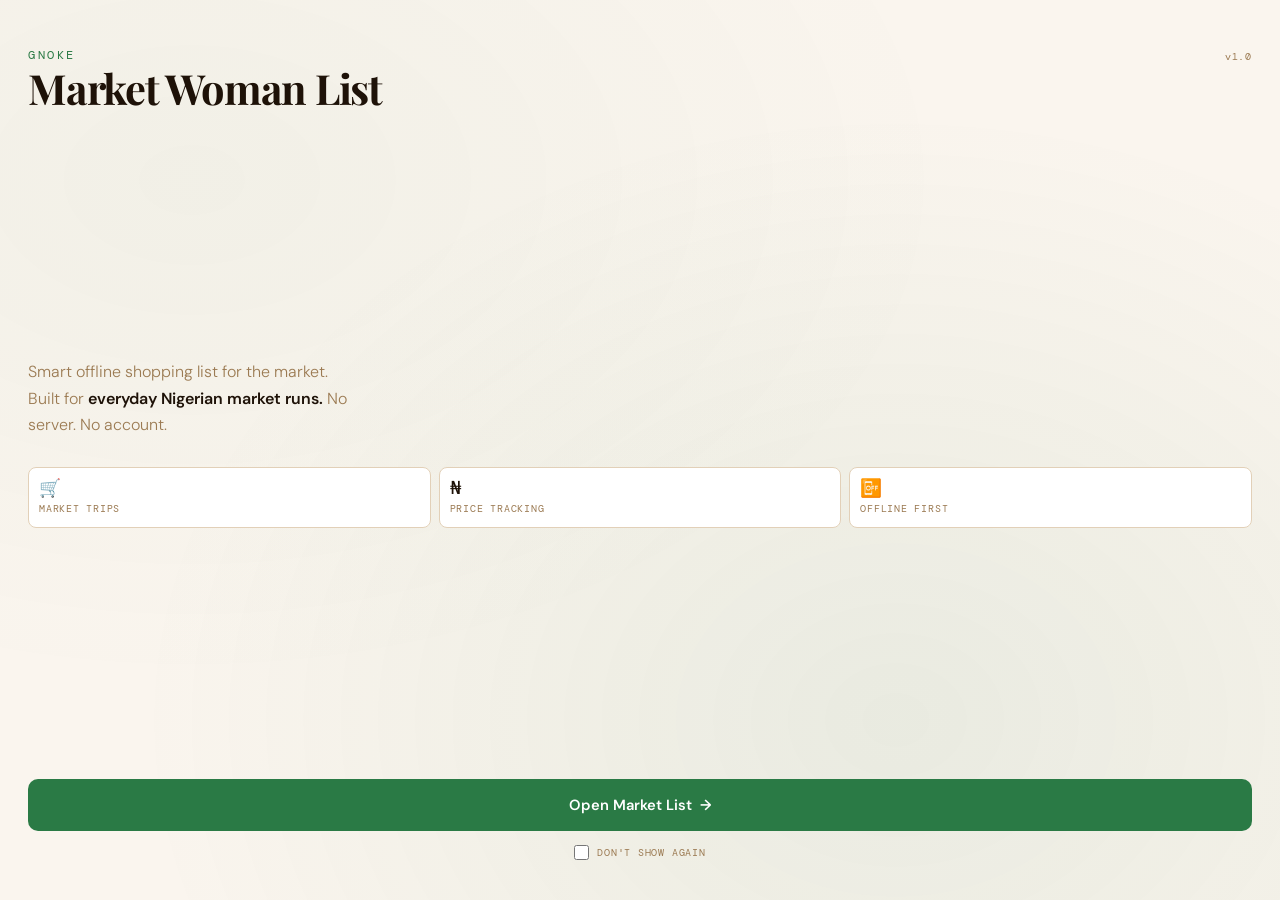
<file: index.html>
<!DOCTYPE html>
<html lang="en">
<head>
  <meta charset="UTF-8" />
  <meta name="viewport" content="width=device-width, initial-scale=1.0, viewport-fit=cover" />
  <title>Market Woman List — Gnoke</title>

  <link rel="preconnect" href="https://fonts.googleapis.com" />
  <link rel="preconnect" href="https://fonts.gstatic.com" crossorigin />
  <link href="https://fonts.googleapis.com/css2?family=DM+Mono:wght@400;500&family=Playfair+Display:wght@700&family=DM+Sans:wght@300;400;600&display=swap" rel="stylesheet" />

  <link rel="icon"             type="image/png" href="global.png" />
  <link rel="apple-touch-icon" href="global.png" />
  <link rel="manifest"         href="manifest.json" />

  <script src="js/sw-update.js"></script>
  <script>GnokeSW.register();</script>

  <style>
    *, *::before, *::after { box-sizing: border-box; margin: 0; padding: 0; }

    :root {
      --bg:           #faf5ee;
      --text:         #1e1208;
      --muted:        #9b7a52;
      --accent:       #2a7a45;
      --border:       #e2d0b8;
      --surface:      #ffffff;

      --font-sans:    'DM Sans', sans-serif;
      --font-mono:    'DM Mono', monospace;
      --font-display: 'Playfair Display', serif;
    }

    html, body {
      width: 100%; height: 100dvh;
      background: var(--bg); color: var(--text);
      font-family: var(--font-sans);
      -webkit-font-smoothing: antialiased;
      overflow: hidden;
    }

    .bg-layer {
      position: fixed; inset: 0; z-index: 0; pointer-events: none;
      background:
        radial-gradient(ellipse at 70% 80%, color-mix(in srgb, var(--accent) 8%, transparent) 0%, transparent 60%),
        radial-gradient(ellipse at 15% 20%, color-mix(in srgb, var(--accent) 4%, transparent) 0%, transparent 50%);
    }

    .page {
      position: relative; z-index: 1;
      width: 100%; height: 100dvh;
      display: flex; flex-direction: column;
      justify-content: space-between;
      padding: 48px 28px 40px;
    }

    .version {
      position: absolute; top: 50px; right: 28px;
      font-family: var(--font-mono);
      font-size: 0.62rem; letter-spacing: 0.08em; color: var(--muted);
      opacity: 0; animation: up 0.5s ease 0.05s forwards;
    }

    .top {
      display: flex; flex-direction: column; gap: 4px;
      opacity: 0; animation: up 0.5s ease 0.1s forwards;
    }
    .gnoke-label {
      font-family: var(--font-mono);
      font-size: 0.72rem; letter-spacing: 0.22em;
      text-transform: uppercase; color: var(--accent);
    }
    .app-name {
      font-family: var(--font-display);
      font-size: 2.6rem; font-weight: 700;
      letter-spacing: -0.03em; line-height: 1; color: var(--text);
    }

    .mid {
      display: flex; flex-direction: column; gap: 28px;
      opacity: 0; animation: up 0.5s ease 0.25s forwards;
    }
    .desc {
      font-size: 1rem; font-weight: 300;
      color: var(--muted); line-height: 1.65; max-width: 320px;
    }
    .desc strong { color: var(--text); font-weight: 600; }

    .pillars { display: flex; gap: 8px; }
    .pillar {
      flex: 1; background: var(--surface);
      border: 1px solid var(--border); border-radius: 8px;
      padding: 12px 10px;
      display: flex; flex-direction: column; gap: 5px;
    }
    .pillar-icon  { font-size: 1.1rem; line-height: 1; }
    .pillar-label {
      font-family: var(--font-mono);
      font-size: 0.6rem; letter-spacing: 0.08em;
      text-transform: uppercase; color: var(--muted);
    }

    .bottom {
      display: flex; flex-direction: column; gap: 14px;
      opacity: 0; animation: up 0.5s ease 0.4s forwards;
    }

    .enter-btn {
      display: flex; align-items: center;
      justify-content: center; gap: 8px;
      width: 100%; padding: 16px;
      background: var(--accent); color: #fff;
      font-family: var(--font-sans);
      font-size: 0.92rem; font-weight: 600;
      border: none; border-radius: 10px;
      cursor: pointer; text-decoration: none;
      transition: opacity 0.15s, transform 0.15s;
    }
    .enter-btn:active { opacity: 0.88; transform: scale(0.98); }
    .arrow { transition: transform 0.2s; display: inline-block; }
    .enter-btn:hover .arrow { transform: translateX(4px); }

    .skip-row {
      display: flex; align-items: center;
      justify-content: center; gap: 8px;
    }
    .skip-row input {
      width: 15px; height: 15px;
      accent-color: var(--accent); cursor: pointer;
    }
    .skip-row label {
      font-family: var(--font-mono);
      font-size: 0.62rem; letter-spacing: 0.08em;
      text-transform: uppercase; color: var(--muted);
      cursor: pointer; user-select: none;
    }

    .suite-link {
      text-align: center;
      font-family: var(--font-mono);
      font-size: 0.6rem; letter-spacing: 0.06em;
      text-transform: uppercase;
    }
    .suite-link a {
      color: var(--muted); text-decoration: none;
      border-bottom: 1px solid var(--border); padding-bottom: 1px;
      transition: color 0.15s;
    }
    .suite-link a:hover { color: var(--accent); }

    body.out { animation: fadeOut 0.28s ease forwards; }
    @keyframes fadeOut { to { opacity: 0; } }
    @keyframes up {
      from { opacity: 0; transform: translateY(12px); }
      to   { opacity: 1; transform: translateY(0); }
    }
  </style>
</head>
<body>

<div class="bg-layer"></div>
<span class="version">v1.0</span>

<div class="page">

  <!-- TOP -->
  <div class="top">
    <span class="gnoke-label">Gnoke</span>
    <span class="app-name">Market Woman List</span>
  </div>

  <!-- MID -->
  <div class="mid">
    <p class="desc">
      Smart offline shopping list for the market.
      Built for <strong>everyday Nigerian market runs.</strong>
      No server. No account.
    </p>

    <div class="pillars">
      <div class="pillar">
        <span class="pillar-icon">🛒</span>
        <span class="pillar-label">Market Trips</span>
      </div>
      <div class="pillar">
        <span class="pillar-icon">₦</span>
        <span class="pillar-label">Price Tracking</span>
      </div>
      <div class="pillar">
        <span class="pillar-icon">📴</span>
        <span class="pillar-label">Offline First</span>
      </div>
    </div>
  </div>

  <!-- BOTTOM -->
  <div class="bottom">
    <a class="enter-btn" href="main/" onclick="go(event)">
      Open Market List <span class="arrow">→</span>
    </a>
    <div class="skip-row">
      <input type="checkbox" id="skip" />
      <label for="skip">Don't show again</label>
    </div>

  </div>

</div>

<script>
  const KEY = 'gnoke_market_skip_intro';

  if (localStorage.getItem(KEY) === '1') {
    window.location.replace('main/');
  }

  function go(e) {
    e.preventDefault();
    if (document.getElementById('skip').checked) {
      localStorage.setItem(KEY, '1');
    }
    document.body.classList.add('out');
    setTimeout(() => window.location.href = 'main/', 280);
  }
</script>
</body>
</html>
</file>
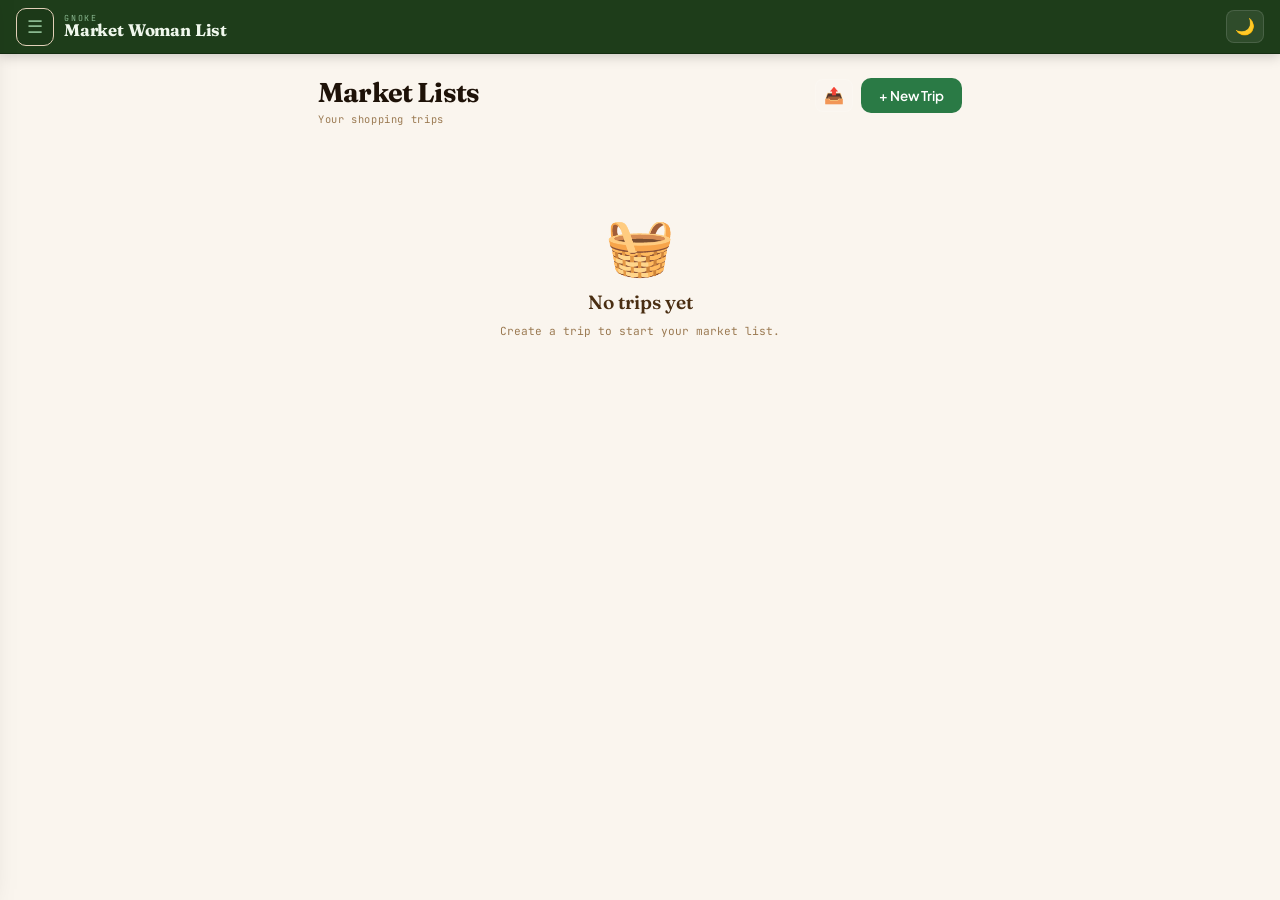
<file: main/index.html>
<!DOCTYPE html>
<html lang="en">
<head>
  <meta charset="UTF-8" />
  <meta name="viewport" content="width=device-width, initial-scale=1.0, viewport-fit=cover" />
  <title>Market Woman List — Gnoke</title>
  <link rel="preconnect" href="https://fonts.googleapis.com" />
  <link rel="preconnect" href="https://fonts.gstatic.com" crossorigin />
  <link href="https://fonts.googleapis.com/css2?family=Fraunces:ital,opsz,wght@0,9..144,400;0,9..144,600;0,9..144,700;1,9..144,500&family=Plus+Jakarta+Sans:wght@400;500;600;700&family=JetBrains+Mono:wght@400;500&display=swap" rel="stylesheet" />
  <link rel="stylesheet" href="../style.css" />
  <link rel="icon" type="image/png" href="../global.png" />
  <link rel="apple-touch-icon" href="../global.png" />
  <link rel="manifest" href="../manifest.json" />
  <!-- Theme flicker prevention -->
  <script>(function(){ var t=localStorage.getItem('gnoke_market_theme'); if(t) document.documentElement.setAttribute('data-theme',t); })();</script>
</head>
<body>

<!-- LOADER -->
<div id="app-loader">
  <div class="loader-icon">🛒</div>
  <div class="loader-label">Loading market list…</div>
</div>

<!-- APP ROOT -->
<div id="app-root">

  <!-- TOPBAR -->
  <header id="topbar">
    <div id="topbar-left">
      <div id="topbar-brand">
        <span id="topbar-gnoke">Gnoke</span>
        <span id="topbar-app">Market Woman List</span>
      </div>
    </div>
    <div id="topbar-right">
      <button class="icon-btn theme-toggle-btn" title="Toggle theme">🌙</button>
    </div>
  </header>

  <!-- PAGES -->
  <main class="pages">

    <!-- ── TRIPS LIST PAGE ── -->
    <section id="trips-page" class="page">
      <div class="page-content">

        <div class="page-header">
          <div>
            <h1>Market Lists</h1>
            <p class="sub">Your shopping trips</p>
          </div>
          <div style="display:flex;gap:8px;align-items:center;">
            <button class="icon-btn" id="btn-share-mode" title="Share trips">📤</button>
            <button class="btn btn-primary" id="btn-new-trip">+ New Trip</button>
          </div>
        </div>

        <div id="share-toolbar" class="share-toolbar">
          <span id="share-count" class="share-count">Select trips to share</span>
          <div class="share-toolbar-actions">
            <button class="btn btn-ghost btn-sm" id="btn-share-cancel">Cancel</button>
            <button class="btn btn-primary btn-sm" id="btn-share-go" disabled>📤 Share</button>
          </div>
        </div>

        <div id="trips-list"></div>

        <div id="trips-empty">
          <div class="empty-icon">🧺</div>
          <div class="empty-title">No trips yet</div>
          <div class="empty-hint">Create a trip to start your market list.</div>
        </div>

      </div>
    </section>


    <!-- ── MARKET LIST PAGE ── -->
    <section id="list-page" class="page">
      <div class="page-content">

        <div class="page-header">
          <div>
            <h1 id="list-title"></h1>
            <p class="sub" id="list-sub"></p>
          </div>
          <button class="btn btn-ghost btn-sm" id="btn-back-to-trips">← Back</button>
        </div>

        <!-- Progress -->
        <div class="list-header-meta">
          <span>Progress</span>
          <span id="list-pct">0%</span>
        </div>
        <div class="list-progress-wrap">
          <div class="list-progress-fill" id="list-progress-fill" style="width:0%"></div>
        </div>

        <!-- Budget summary -->
        <div id="list-summary"></div>

        <!-- Items -->
        <div id="list-items"></div>

        <!-- Add item — collapsed by default -->
        <div class="add-item-section" id="add-item-section">
          <button class="add-item-toggle" id="btn-toggle-add" aria-expanded="false">
            <span class="add-toggle-icon">＋</span>
            <span class="add-toggle-label">Add item</span>
            <span class="add-toggle-chevron">›</span>
          </button>
          <div class="add-item-body" id="add-item-body">
            <div class="add-item-body-inner">
              <div class="add-main-row">
                <input type="text" id="new-item-input" placeholder="e.g. Tomatoes, Palm oil, Ogbono…" autocomplete="off" />
                <button class="btn btn-primary" id="btn-add-item">Add</button>
              </div>
              <div class="add-meta-row">
                <div class="form-group">
                  <label class="field-label" for="new-item-price">Price (₦)</label>
                  <input type="number" id="new-item-price" placeholder="0.00" min="0" step="50" />
                </div>
                <div class="form-group">
                  <label class="field-label" for="new-item-qty">Qty</label>
                  <input type="number" id="new-item-qty" placeholder="1" min="0.1" step="0.5" value="1" />
                </div>
              </div>
            </div>
          </div>
        </div>

        <!-- Toolbar -->
        <div class="list-toolbar">
          <button class="btn btn-ghost btn-sm" id="btn-reset-list">↺ Uncheck all</button>
        </div>

      </div>
    </section>

  </main>

</div><!-- /app-root -->


<!-- MODALS -->

<!-- New Trip -->
<div class="modal-overlay" id="new-trip-modal">
  <div class="modal">
    <div class="modal-head">
      <h3>New Market Trip</h3>
      <button class="modal-close" onclick="UI.closeModal('new-trip-modal')">✕</button>
    </div>
    <div class="form-group">
      <label class="field-label" for="new-trip-name">Trip name / reason</label>
      <input type="text" id="new-trip-name" placeholder="e.g. Ogbono soup, Groceries, Jellof rice…" />
    </div>
    <div class="form-row">
      <div class="form-group">
        <label class="field-label" for="new-trip-budget">Budget (₦) — optional</label>
        <input type="number" id="new-trip-budget" placeholder="e.g. 15000" min="0" step="500" />
      </div>
    </div>
    <div class="form-group">
      <label class="field-label" for="new-trip-note">Note — optional</label>
      <input type="text" id="new-trip-note" placeholder="e.g. Check Mile 12 for tomatoes" />
    </div>
    <div class="modal-actions">
      <button class="btn btn-ghost" id="btn-cancel-trip">Cancel</button>
      <button class="btn btn-primary" id="btn-confirm-trip">Create Trip</button>
    </div>
  </div>
</div>

<!-- Edit Item -->
<div class="modal-overlay" id="edit-item-modal">
  <div class="modal">
    <div class="modal-head">
      <h3>Edit Item</h3>
      <button class="modal-close" onclick="UI.closeModal('edit-item-modal')">✕</button>
    </div>
    <input type="hidden" id="edit-item-id" />
    <div class="form-group">
      <label class="field-label" for="edit-item-label">Item name</label>
      <input type="text" id="edit-item-label" />
    </div>
    <div class="form-row">
      <div class="form-group">
        <label class="field-label" for="edit-item-price">Price (₦)</label>
        <input type="number" id="edit-item-price" placeholder="0.00" min="0" step="50" />
      </div>
      <div class="form-group">
        <label class="field-label" for="edit-item-qty">Qty</label>
        <input type="number" id="edit-item-qty" placeholder="1" min="0.1" step="0.5" />
      </div>
    </div>
    <div class="modal-actions">
      <button class="btn btn-ghost" id="btn-cancel-edit">Cancel</button>
      <button class="btn btn-primary" id="btn-confirm-edit">Save Changes</button>
    </div>
  </div>
</div>


<div id="toast"></div>

<!-- SCRIPTS -->
<!-- sql.js — vendored locally, no CDN -->
<script src="../js/vendor/sql-wasm.js"></script>
<script src="../js/state.js"></script>
<script src="../js/theme.js"></script>
<script src="../js/ui.js"></script>
<script src="../js/db.js"></script>
<script src="../js/share.js"></script>
<script src="../js/app.js"></script>
<script src="menu.js"></script>

<!-- PWA Service Worker -->
<script src="../js/sw-update.js"></script>
<script>GnokeSW.register();</script>

</body>
</html>
</file>
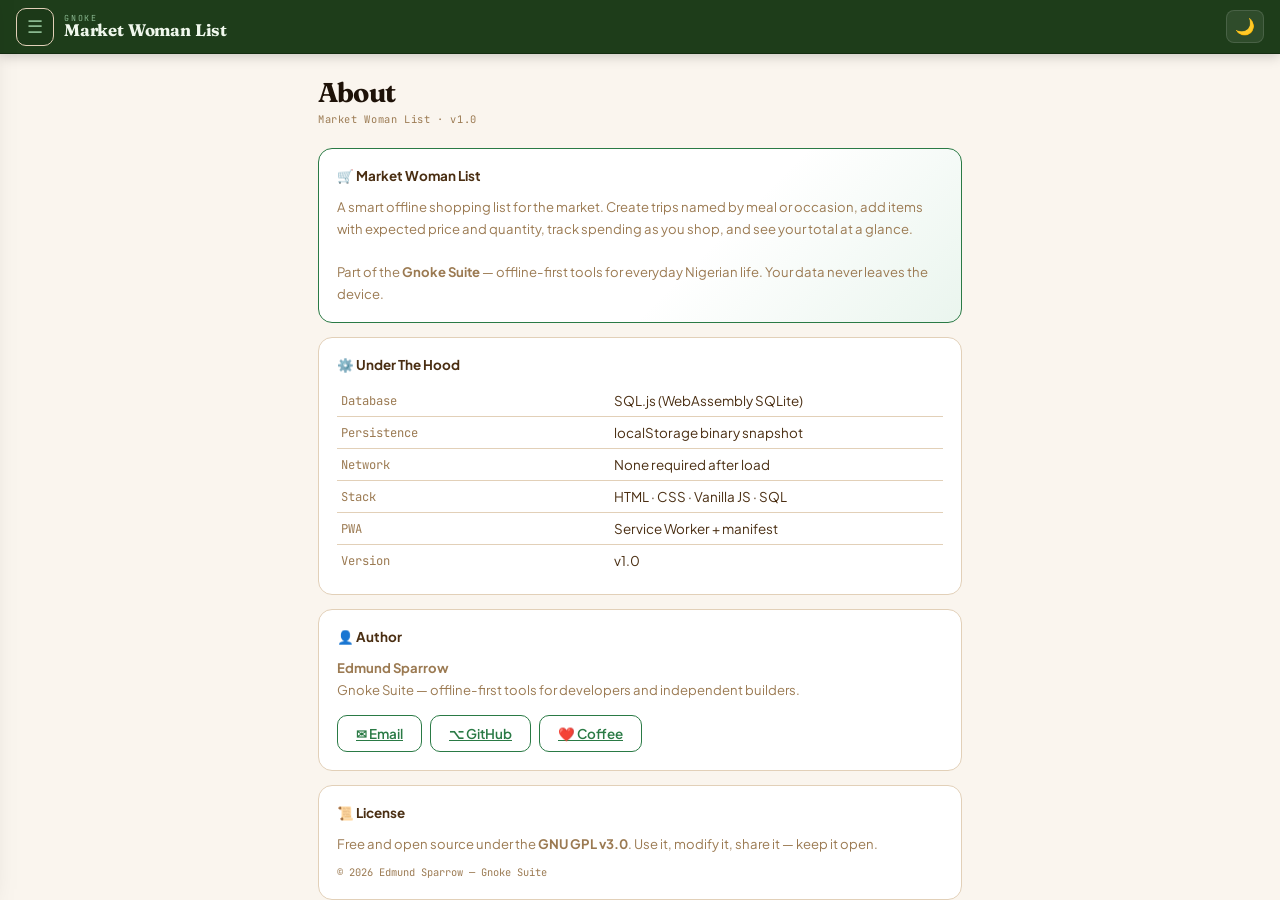
<file: main/about.html>
<!DOCTYPE html>
<html lang="en">
<head>
  <meta charset="UTF-8" />
  <meta name="viewport" content="width=device-width, initial-scale=1.0, viewport-fit=cover" />
  <title>About — Market Woman List</title>
  <link rel="preconnect" href="https://fonts.googleapis.com" />
  <link rel="preconnect" href="https://fonts.gstatic.com" crossorigin />
  <link href="https://fonts.googleapis.com/css2?family=Fraunces:opsz,wght@9..144,400;9..144,600;9..144,700&family=Plus+Jakarta+Sans:wght@400;500;600;700&family=JetBrains+Mono:wght@400;500&display=swap" rel="stylesheet" />
  <link rel="stylesheet" href="../style.css" />
  <link rel="icon" type="image/png" href="../global.png" />
  <link rel="manifest" href="../manifest.json" />
  <script>(function(){ var t=localStorage.getItem('gnoke_market_theme'); if(t) document.documentElement.setAttribute('data-theme',t); })();</script>
</head>
<body>
<header id="topbar">
  <div id="topbar-left">
    <div id="topbar-brand">
      <span id="topbar-gnoke">Gnoke</span>
      <span id="topbar-app">Market Woman List</span>
    </div>
  </div>
  <div id="topbar-right">
    <button class="icon-btn theme-toggle-btn">🌙</button>
  </div>
</header>

<main class="pages">
  <section class="page active">
    <div class="page-content">
      <div class="page-header">
        <div><h1>About</h1><p class="sub">Market Woman List · v1.0</p></div>
      </div>
      <div class="settings-stack">

        <div class="form-card" style="background:linear-gradient(135deg,var(--surface) 60%,var(--accent-lt));border-color:var(--accent);">
          <h2 class="card-title">🛒 Market Woman List</h2>
          <p class="hint">
            A smart offline shopping list for the market. Create trips named by meal or occasion,
            add items with expected price and quantity, track spending as you shop,
            and see your total at a glance.<br/><br/>
            Part of the <strong>Gnoke Suite</strong> — offline-first tools for everyday Nigerian life.
            Your data never leaves the device.
          </p>
        </div>

        <div class="form-card">
          <h2 class="card-title">⚙️ Under The Hood</h2>
          <table class="about-table">
            <tbody>
              <tr><td>Database</td><td>SQL.js (WebAssembly SQLite)</td></tr>
              <tr><td>Persistence</td><td>localStorage binary snapshot</td></tr>
              <tr><td>Network</td><td>None required after load</td></tr>
              <tr><td>Stack</td><td>HTML · CSS · Vanilla JS · SQL</td></tr>
              <tr><td>PWA</td><td>Service Worker + manifest</td></tr>
              <tr><td>Version</td><td>v1.0</td></tr>
            </tbody>
          </table>
        </div>

        <div class="form-card">
          <h2 class="card-title">👤 Author</h2>
          <p class="hint">
            <strong>Edmund Sparrow</strong><br />
            Gnoke Suite — offline-first tools for developers and independent builders.
          </p>
          <div style="display:flex;gap:8px;margin-top:14px;flex-wrap:wrap;">
            <a class="btn btn-outline" href="mailto:edmundsparrow@gmail.com">✉ Email</a>
            <a class="btn btn-outline" href="https://github.com/edmundsparrow" target="_blank" rel="noopener">⌥ GitHub</a>
            <a class="btn btn-outline" href="https://selar.com/showlove/edmundsparrow" target="_blank" rel="noopener">❤️ Coffee</a>
          </div>
        </div>

        <div class="form-card">
          <h2 class="card-title">📜 License</h2>
          <p class="hint">
            Free and open source under the <strong>GNU GPL v3.0</strong>.
            Use it, modify it, share it — keep it open.
          </p>
          <p class="hint" style="margin-top:10px;font-family:var(--font-mono);font-size:.65rem;color:var(--muted);">
            © 2026 Edmund Sparrow — Gnoke Suite
          </p>
        </div>

      </div>
    </div>
  </section>
</main>

<div id="toast"></div>
<script src="../js/theme.js"></script>
<script>Theme.init();</script>
<script src="menu.js"></script>
</body>
</html>
</file>
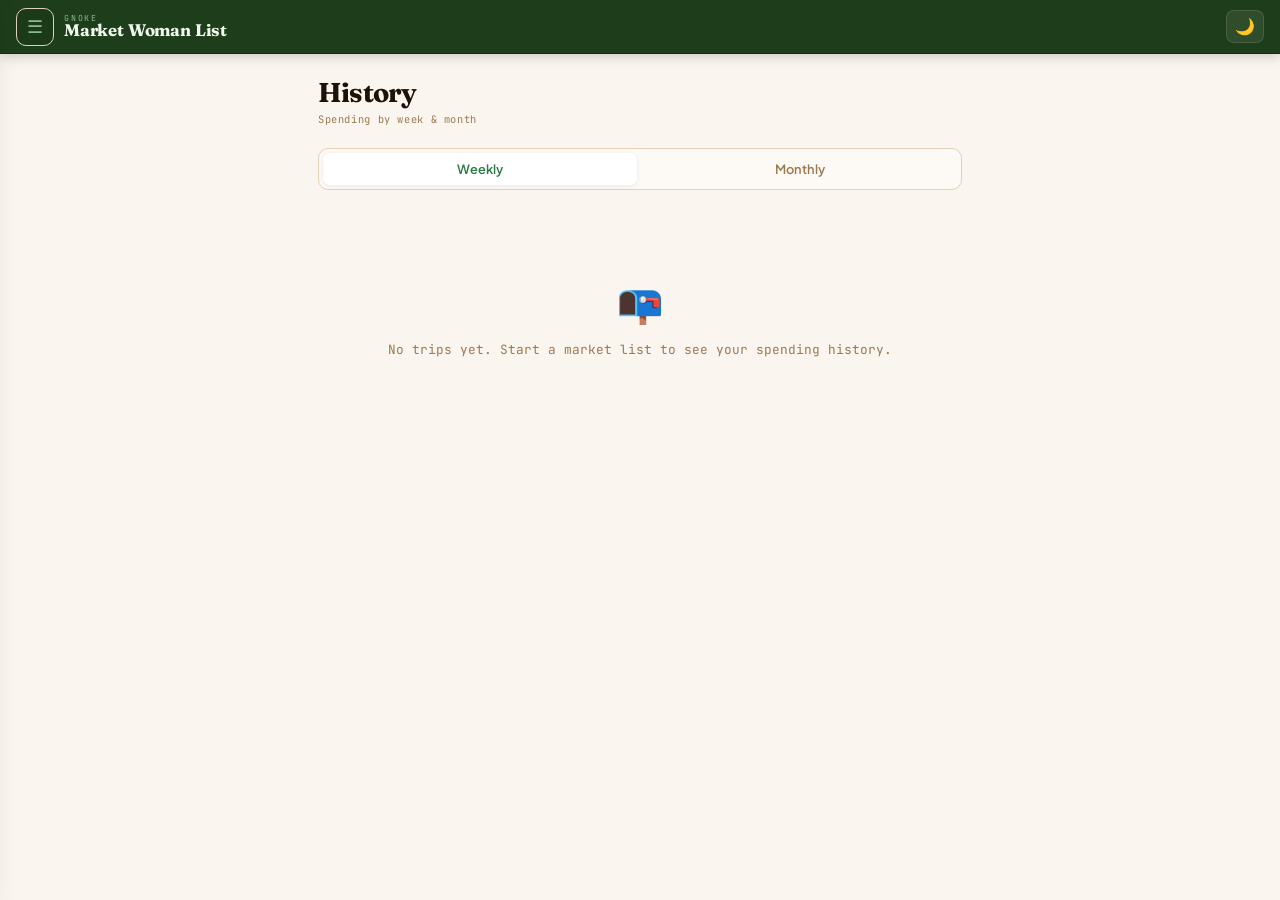
<file: main/history.html>
<!DOCTYPE html>
<html lang="en">
<head>
  <meta charset="UTF-8" />
  <meta name="viewport" content="width=device-width, initial-scale=1.0, viewport-fit=cover" />
  <title>History — Market Woman List</title>
  <link rel="preconnect" href="https://fonts.googleapis.com" />
  <link rel="preconnect" href="https://fonts.gstatic.com" crossorigin />
  <link href="https://fonts.googleapis.com/css2?family=Fraunces:opsz,wght@9..144,400;9..144,600;9..144,700&family=Plus+Jakarta+Sans:wght@400;500;600;700&family=JetBrains+Mono:wght@400;500&display=swap" rel="stylesheet" />
  <link rel="stylesheet" href="../style.css" />
  <link rel="icon" type="image/png" href="../global.png" />
  <link rel="manifest" href="../manifest.json" />
  <script>(function(){ var t=localStorage.getItem('gnoke_market_theme'); if(t) document.documentElement.setAttribute('data-theme',t); })();</script>
  <style>
    /* ── Period tabs ── */
    .period-tabs {
      display: flex; gap: 6px; margin-bottom: 22px;
      background: var(--surface2); border: 1px solid var(--border);
      border-radius: var(--radius); padding: 4px;
    }
    .period-tab {
      flex: 1; padding: 8px 10px; border: none; border-radius: 7px;
      background: none; cursor: pointer;
      font-family: var(--font-sans); font-size: .8rem; font-weight: 600;
      color: var(--muted); transition: background var(--transition), color var(--transition);
    }
    .period-tab.active {
      background: var(--surface); color: var(--accent);
      box-shadow: 0 1px 4px rgba(0,0,0,.08);
    }

    /* ── Stat cards ── */
    .stat-grid {
      display: grid; grid-template-columns: 1fr 1fr;
      gap: 10px; margin-bottom: 18px;
    }
    .stat-card {
      background: var(--surface); border: 1px solid var(--border);
      border-radius: var(--radius-lg); padding: 14px 16px;
    }
    .stat-card-label {
      font-family: var(--font-mono); font-size: .6rem;
      letter-spacing: .1em; text-transform: uppercase;
      color: var(--muted); margin-bottom: 6px;
    }
    .stat-card-value {
      font-family: var(--font-display); font-size: 1.35rem;
      font-weight: 700; color: var(--text); line-height: 1;
    }
    .stat-card-value.accent { color: var(--accent); }
    .stat-card-value.warm   { color: var(--warm); }

    /* ── Period breakdown list ── */
    .period-list { display: flex; flex-direction: column; gap: 10px; }

    .period-row {
      background: var(--surface); border: 1px solid var(--border);
      border-radius: var(--radius-lg); padding: 14px 16px;
      display: flex; align-items: center; justify-content: space-between; gap: 12px;
    }
    .period-row-left {}
    .period-row-label {
      font-size: .88rem; font-weight: 600; color: var(--text); margin-bottom: 3px;
    }
    .period-row-meta {
      font-family: var(--font-mono); font-size: .66rem; color: var(--muted);
    }
    .period-row-right { text-align: right; flex-shrink: 0; }
    .period-row-spent {
      font-family: var(--font-mono); font-size: .95rem;
      font-weight: 700; color: var(--warm);
    }
    .period-row-planned {
      font-family: var(--font-mono); font-size: .68rem; color: var(--muted); margin-top: 2px;
    }

    /* ── Bar ── */
    .period-bar-wrap {
      height: 4px; background: var(--bg2); border-radius: 2px;
      margin-top: 8px; overflow: hidden;
    }
    .period-bar-fill {
      height: 100%; background: var(--warm); border-radius: 2px;
      transition: width .4s ease;
    }

    /* ── Empty state ── */
    .hist-empty {
      text-align: center; padding: 48px 20px;
      color: var(--muted); font-family: var(--font-mono); font-size: .8rem;
    }
    .hist-empty-icon { font-size: 2.4rem; margin-bottom: 12px; }
  </style>
</head>
<body>
<header id="topbar">
  <div id="topbar-left">
    <div id="topbar-brand">
      <span id="topbar-gnoke">Gnoke</span>
      <span id="topbar-app">Market Woman List</span>
    </div>
  </div>
  <div id="topbar-right">
    <button class="icon-btn theme-toggle-btn">🌙</button>
  </div>
</header>

<main class="pages">
  <section class="page active">
    <div class="page-content">

      <div class="page-header">
        <div>
          <h1>History</h1>
          <p class="sub">Spending by week &amp; month</p>
        </div>
      </div>

      <!-- Period tabs -->
      <div class="period-tabs">
        <button class="period-tab active" data-period="weekly">Weekly</button>
        <button class="period-tab" data-period="monthly">Monthly</button>
      </div>

      <!-- Summary stats -->
      <div class="stat-grid" id="stat-grid"></div>

      <!-- Breakdown list -->
      <div class="period-list" id="period-list"></div>

    </div>
  </section>
</main>

<div id="toast"></div>
<script src="../js/vendor/sql-wasm.js"></script>
<script src="../js/theme.js"></script>
<script src="../js/ui.js"></script>
<script src="../js/db.js"></script>
<script>
  Theme.init(); UI.init();

  const fmt = (n) => '₦' + (parseFloat(n)||0).toLocaleString('en-NG', { minimumFractionDigits: 0, maximumFractionDigits: 0 });

  /* ── Week key: ISO week string "2026-W14" ── */
  function weekKey(date) {
    const d = new Date(date);
    d.setHours(0,0,0,0);
    d.setDate(d.getDate() + 4 - (d.getDay() || 7));
    const yearStart = new Date(d.getFullYear(), 0, 1);
    const wk = Math.ceil((((d - yearStart) / 86400000) + 1) / 7);
    return `${d.getFullYear()}-W${String(wk).padStart(2,'0')}`;
  }

  /* ── Week label: "7 – 13 Apr 2026" ── */
  function weekLabel(key) {
    const [year, w] = key.split('-W');
    const jan4 = new Date(parseInt(year), 0, 4);
    const monday = new Date(jan4);
    monday.setDate(jan4.getDate() - ((jan4.getDay() || 7) - 1) + (parseInt(w) - 1) * 7);
    const sunday = new Date(monday); sunday.setDate(monday.getDate() + 6);
    const opts = { day: 'numeric', month: 'short' };
    const s = monday.toLocaleDateString('en-GB', opts);
    const e = sunday.toLocaleDateString('en-GB', { ...opts, year: 'numeric' });
    return `${s} – ${e}`;
  }

  /* ── Month key: "2026-04" ── */
  function monthKey(date) {
    const d = new Date(date);
    return `${d.getFullYear()}-${String(d.getMonth()+1).padStart(2,'0')}`;
  }

  function monthLabel(key) {
    const [year, mon] = key.split('-');
    return new Date(parseInt(year), parseInt(mon)-1, 1)
      .toLocaleDateString('en-GB', { month: 'long', year: 'numeric' });
  }

  /* ── Core aggregation ── */
  function aggregate(period) {
    const trips = DB.getTrips();
    const buckets = {};

    trips.forEach(trip => {
      const items   = DB.getItems(trip.id);
      const spent   = items.filter(i => i.checked).reduce((s,i) => s + (parseFloat(i.price)||0)*(parseFloat(i.qty)||1), 0);
      const planned = items.reduce((s,i) => s + (parseFloat(i.price)||0)*(parseFloat(i.qty)||1), 0);
      const key     = period === 'weekly' ? weekKey(trip.created_at) : monthKey(trip.created_at);

      if (!buckets[key]) buckets[key] = { key, spent: 0, planned: 0, trips: 0 };
      buckets[key].spent   += spent;
      buckets[key].planned += planned;
      buckets[key].trips   += 1;
    });

    return Object.values(buckets).sort((a,b) => b.key.localeCompare(a.key));
  }

  let activePeriod = 'weekly';

  function render() {
    const rows = aggregate(activePeriod);
    const statGrid  = document.getElementById('stat-grid');
    const listEl    = document.getElementById('period-list');

    if (rows.length === 0) {
      statGrid.innerHTML = '';
      listEl.innerHTML = `
        <div class="hist-empty">
          <div class="hist-empty-icon">📭</div>
          No trips yet. Start a market list to see your spending history.
        </div>`;
      return;
    }

    const totalSpent   = rows.reduce((s,r) => s + r.spent,   0);
    const totalTrips   = rows.reduce((s,r) => s + r.trips,   0);
    const avgPerPeriod = rows.length > 0 ? totalSpent / rows.length : 0;
    const maxSpent     = Math.max(...rows.map(r => r.spent));

    const periodLabel  = activePeriod === 'weekly' ? 'week' : 'month';

    statGrid.innerHTML = `
      <div class="stat-card">
        <div class="stat-card-label">Total Spent</div>
        <div class="stat-card-value warm">${fmt(totalSpent)}</div>
      </div>
      <div class="stat-card">
        <div class="stat-card-label">Total Trips</div>
        <div class="stat-card-value accent">${totalTrips}</div>
      </div>
      <div class="stat-card">
        <div class="stat-card-label">Avg / ${periodLabel}</div>
        <div class="stat-card-value">${fmt(avgPerPeriod)}</div>
      </div>
      <div class="stat-card">
        <div class="stat-card-label">Periods</div>
        <div class="stat-card-value">${rows.length}</div>
      </div>`;

    listEl.innerHTML = rows.map(r => {
      const label   = activePeriod === 'weekly' ? weekLabel(r.key) : monthLabel(r.key);
      const barPct  = maxSpent > 0 ? Math.round((r.spent / maxSpent) * 100) : 0;
      return `
        <div class="period-row">
          <div class="period-row-left" style="flex:1">
            <div class="period-row-label">${label}</div>
            <div class="period-row-meta">${r.trips} trip${r.trips !== 1 ? 's' : ''}</div>
            <div class="period-bar-wrap">
              <div class="period-bar-fill" style="width:${barPct}%"></div>
            </div>
          </div>
          <div class="period-row-right">
            <div class="period-row-spent">${fmt(r.spent)}</div>
            ${r.planned !== r.spent ? `<div class="period-row-planned">of ${fmt(r.planned)} planned</div>` : ''}
          </div>
        </div>`;
    }).join('');
  }

  (async () => {
    await DB.init();
    render();

    document.querySelectorAll('.period-tab').forEach(tab => {
      tab.addEventListener('click', () => {
        document.querySelectorAll('.period-tab').forEach(t => t.classList.remove('active'));
        tab.classList.add('active');
        activePeriod = tab.dataset.period;
        render();
      });
    });
  })();
</script>
<script src="menu.js"></script>
</body>
</html>
</file>
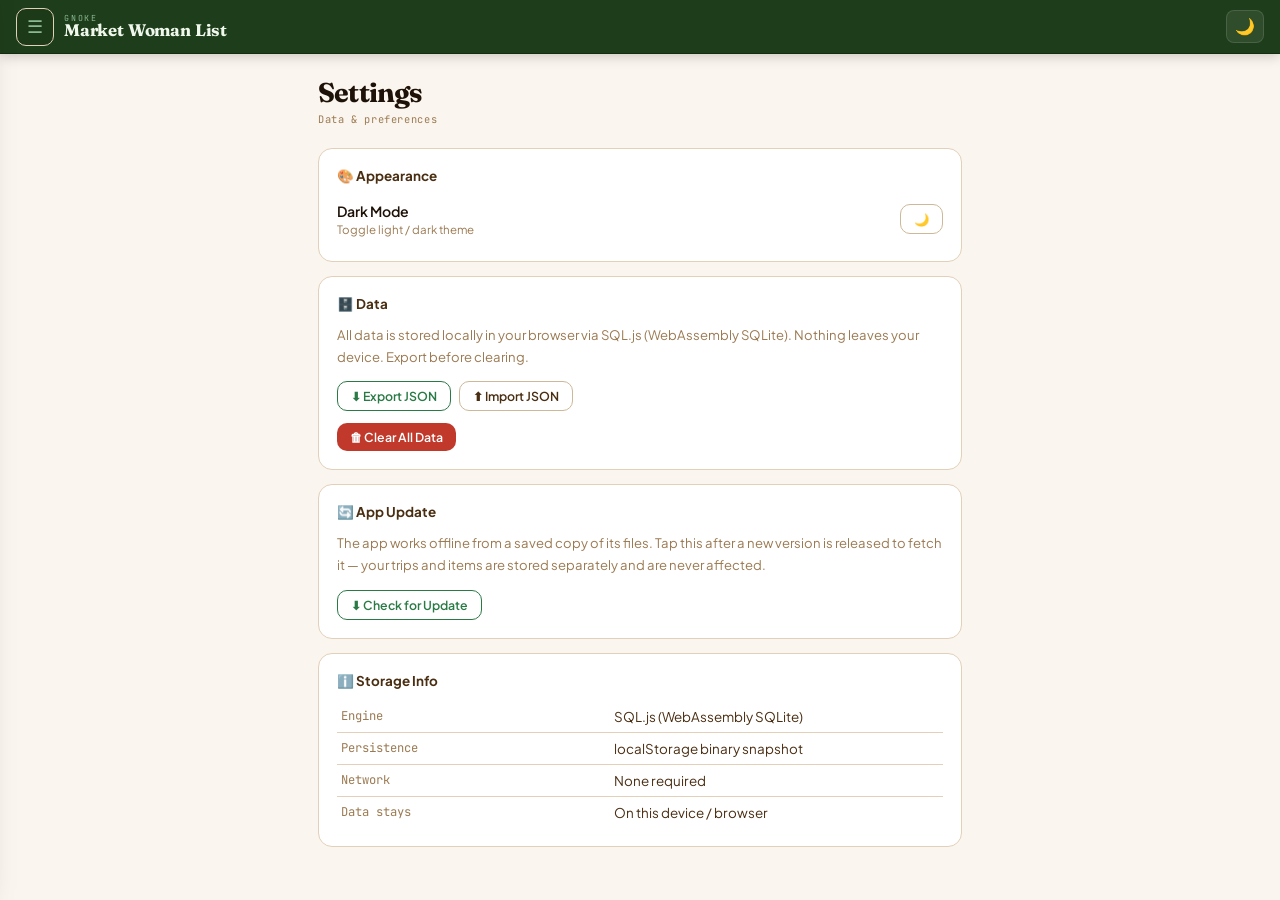
<file: main/settings.html>
<!DOCTYPE html>
<html lang="en">
<head>
  <meta charset="UTF-8" />
  <meta name="viewport" content="width=device-width, initial-scale=1.0, viewport-fit=cover" />
  <title>Settings — Market Woman List</title>
  <link rel="preconnect" href="https://fonts.googleapis.com" />
  <link rel="preconnect" href="https://fonts.gstatic.com" crossorigin />
  <link href="https://fonts.googleapis.com/css2?family=Fraunces:opsz,wght@9..144,400;9..144,600;9..144,700&family=Plus+Jakarta+Sans:wght@400;500;600;700&family=JetBrains+Mono:wght@400;500&display=swap" rel="stylesheet" />
  <link rel="stylesheet" href="../style.css" />
  <link rel="icon" type="image/png" href="../global.png" />
  <link rel="manifest" href="../manifest.json" />
  <script>(function(){ var t=localStorage.getItem('gnoke_market_theme'); if(t) document.documentElement.setAttribute('data-theme',t); })();</script>
</head>
<body>
<header id="topbar">
  <div id="topbar-left">
    <div id="topbar-brand">
      <span id="topbar-gnoke">Gnoke</span>
      <span id="topbar-app">Market Woman List</span>
    </div>
  </div>
  <div id="topbar-right">
    <button class="icon-btn theme-toggle-btn">🌙</button>
  </div>
</header>

<main class="pages">
  <section class="page active">
    <div class="page-content">
      <div class="page-header">
        <div><h1>Settings</h1><p class="sub">Data &amp; preferences</p></div>
      </div>
      <div class="settings-stack">

        <div class="form-card">
          <h2 class="card-title">🎨 Appearance</h2>
          <div style="display:flex;align-items:center;justify-content:space-between;padding:6px 0;">
            <div>
              <div style="font-size:.88rem;font-weight:600;color:var(--text);">Dark Mode</div>
              <div style="font-size:.72rem;color:var(--muted);margin-top:2px;">Toggle light / dark theme</div>
            </div>
            <button class="btn btn-ghost btn-sm theme-toggle-btn">🌙</button>
          </div>
        </div>

        <div class="form-card">
          <h2 class="card-title">🗄️ Data</h2>
          <p class="hint" style="margin-bottom:14px;">
            All data is stored locally in your browser via SQL.js (WebAssembly SQLite).
            Nothing leaves your device. Export before clearing.
          </p>
          <div style="display:flex;gap:8px;flex-wrap:wrap;">
            <button class="btn btn-outline btn-sm" id="btn-export">⬇ Export JSON</button>
            <button class="btn btn-ghost btn-sm" id="btn-import">⬆ Import JSON</button>
          </div>
          <div style="margin-top:12px;">
            <button class="btn btn-danger btn-sm" id="btn-clear">🗑 Clear All Data</button>
          </div>
        </div>

        <div class="form-card">
          <h2 class="card-title">🔄 App Update</h2>
          <p class="hint" style="margin-bottom:14px;">
            The app works offline from a saved copy of its files. Tap this
            after a new version is released to fetch it — your trips and
            items are stored separately and are never affected.
          </p>
          <div style="display:flex;align-items:center;gap:10px;flex-wrap:wrap;">
            <button class="btn btn-outline btn-sm" id="btn-update">⬇ Check for Update</button>
            <span id="update-status" class="hint" style="margin:0;"></span>
          </div>
        </div>

        <div class="form-card">
          <h2 class="card-title">ℹ️ Storage Info</h2>
          <table class="about-table">
            <tbody>
              <tr><td>Engine</td><td>SQL.js (WebAssembly SQLite)</td></tr>
              <tr><td>Persistence</td><td>localStorage binary snapshot</td></tr>
              <tr><td>Network</td><td>None required</td></tr>
              <tr><td>Data stays</td><td>On this device / browser</td></tr>
            </tbody>
          </table>
        </div>

      </div>
    </div>
  </section>
</main>

<div id="toast"></div>
<script src="../js/vendor/sql-wasm.js"></script>
<script src="../js/theme.js"></script>
<script src="../js/ui.js"></script>
<script src="../js/db.js"></script>
<script>
  Theme.init(); UI.init();

  (async () => {
    await DB.init();

    document.getElementById('btn-export')?.addEventListener('click', () => {
      const json = DB.exportJSON();
      const blob = new Blob([json], { type: 'application/json' });
      const a = document.createElement('a');
      a.href = URL.createObjectURL(blob);
      a.download = `market-list-backup-${new Date().toISOString().slice(0,10)}.json`;
      a.click();
      UI.toast('Exported successfully.', 'ok');
    });

    document.getElementById('btn-import')?.addEventListener('click', () => {
      const input = document.createElement('input');
      input.type = 'file'; input.accept = '.json';
      input.onchange = e => {
        const file = e.target.files[0]; if (!file) return;
        const reader = new FileReader();
        reader.onload = ev => {
          try {
            DB.importJSON(ev.target.result);
            UI.toast('Imported! Go to Market Lists.', 'ok');
          } catch { UI.toast('Invalid backup file.', 'err'); }
        };
        reader.readAsText(file);
      };
      input.click();
    });

    document.getElementById('btn-clear')?.addEventListener('click', () => {
      if (!confirm('Delete ALL market lists and items? This cannot be undone.')) return;
      localStorage.removeItem('gnoke_market_db');
      UI.toast('All data cleared. Reload the app.', 'ok');
    });

    document.getElementById('btn-update')?.addEventListener('click', async () => {
      const statusEl = document.getElementById('update-status');
      const btn = document.getElementById('btn-update');
      btn.disabled = true;
      statusEl.textContent = 'Checking…';
      try {
        const updated = await GnokeSW.forceUpdate();
        statusEl.textContent = updated
          ? 'Update found — reloading…'
          : 'Already up to date.';
        if (!updated) btn.disabled = false;
        // If updated, the page will reload itself once the new
        // worker takes control (see sw-update.js controllerchange).
      } catch {
        statusEl.textContent = 'Could not check for updates.';
        btn.disabled = false;
      }
    });
  })();
</script>
<script src="../js/sw-update.js"></script>
<script src="menu.js"></script>
</body>
</html>
</file>
<file: style.css>
/* ══════════════════════════════════════════════════════════════════
   style.css — Gnoke Market Woman List
   Aesthetic: warm earthy terracotta · deep forest green · Ankara
   Fonts: Fraunces (display) · Space Grotesk (body) · JetBrains Mono
   ══════════════════════════════════════════════════════════════════ */

*, *::before, *::after { box-sizing: border-box; margin: 0; padding: 0; }

/* ── TOKENS ── */
:root {
  /* Warm earthy palette — inspired by Nigerian market */
  --bg:           #faf5ee;
  --bg2:          #f0e8d8;
  --surface:      #ffffff;
  --surface2:     #fdf9f4;
  --surface3:     #f5ede0;

  --text:         #1e1208;
  --text2:        #4a2e12;
  --muted:        #9b7a52;
  --border:       #e2d0b8;
  --border2:      #cdb898;

  /* Forest green accent */
  --accent:       #2a7a45;
  --accent-dk:    #1e5c32;
  --accent-lt:    #eaf5ee;
  --accent-txt:   #1e5c32;
  --accent-dim:   color-mix(in srgb, var(--accent) 10%, transparent);

  /* Terracotta warm */
  --warm:         #c4521a;
  --warm-lt:      #fdf0e8;
  --warm-dk:      #9e3e10;

  /* Greens */
  --green:        #2a7a45;
  --green-lt:     #dff2e8;
  --red:          #c0392b;
  --red-lt:       #fde8e5;
  --danger:       #c0392b;

  /* Done state */
  --done:         #2a7a45;
  --done-lt:      #eaf5ee;

  /* Topbar */
  --topbar-h:     54px;
  --topbar-bg:    #1e3d1a;
  --topbar-bdr:   #142d11;
  --topbar-txt:   #f0f8ed;
  --topbar-muted: #8ab890;

  /* Fonts */
  --font-display: 'Fraunces', Georgia, serif;
  --font-sans:    'Plus Jakarta Sans', sans-serif;
  --font-mono:    'JetBrains Mono', monospace;

  /* Misc */
  --radius:       10px;
  --radius-lg:    14px;
  --radius-xl:    20px;
  --transition:   0.14s ease;

  --drawer-bg: #0d1f0f;
}

[data-theme="dark"] {
  --bg:           #110d06;
  --bg2:          #1a1408;
  --surface:      #1e1810;
  --surface2:     #261e14;
  --surface3:     #2e241a;

  --text:         #f5ecd8;
  --text2:        #c9a87a;
  --muted:        #806040;
  --border:       #3a2a18;
  --border2:      #4a3820;

  --accent:       #4ecb85;
  --accent-dk:    #38b06e;
  --accent-lt:    #0a2015;
  --accent-txt:   #7de8a0;
  --accent-dim:   color-mix(in srgb, var(--accent) 12%, transparent);

  --warm:         #e0703a;
  --warm-lt:      #2a1508;
  --warm-dk:      #c4521a;

  --green:        #4ecb85;
  --green-lt:     #0a2015;
  --red:          #e05555;
  --red-lt:       #2b0a0a;
  --danger:       #e05555;

  --done:         #4ecb85;
  --done-lt:      #0a2015;

  --topbar-bg:    #0d1f0f;
  --topbar-bdr:   #0a1508;
  --topbar-txt:   #e8f5e0;
  --topbar-muted: #4a8050;

  --drawer-bg:    #080f08;
}


/* ── BASE ── */
html, body {
  width: 100%; height: 100dvh;
  background: var(--bg); color: var(--text);
  font-family: var(--font-sans);
  -webkit-font-smoothing: antialiased;
  overflow: hidden;
}

/* ── LOADER ── */
#app-loader {
  position: fixed; inset: 0; z-index: 9999;
  background: var(--topbar-bg);
  display: flex; flex-direction: column;
  align-items: center; justify-content: center;
  gap: 16px;
  color: var(--topbar-txt);
}
.loader-icon { font-size: 3rem; animation: loader-bounce .8s ease-in-out infinite; }
@keyframes loader-bounce {
  0%, 100% { transform: translateY(0); }
  50%       { transform: translateY(-10px); }
}
.loader-label {
  font-family: var(--font-mono); font-size: .7rem;
  letter-spacing: .15em; text-transform: uppercase;
  color: rgba(255,255,255,.4);
}

#app-root { display: none; }


/* ── TOPBAR ── */
#topbar {
  position: fixed; top: 0; left: 0; right: 0; z-index: 100;
  height: var(--topbar-h);
  background: var(--topbar-bg);
  border-bottom: 1px solid var(--topbar-bdr);
  display: flex; align-items: center;
  padding: 0 16px; gap: 10px;
  box-shadow: 0 2px 12px rgba(0,0,0,.2);
}
#topbar-left  { display: flex; align-items: center; gap: 10px; }
#topbar-right { margin-left: auto; display: flex; align-items: center; gap: 8px; }

#topbar-brand { display: flex; flex-direction: column; line-height: 1; }
#topbar-gnoke {
  font-family: var(--font-mono); font-size: .52rem;
  letter-spacing: .22em; text-transform: uppercase;
  color: var(--topbar-muted);
}
#topbar-app {
  font-family: var(--font-display);
  font-size: 1.05rem; font-weight: 700;
  color: var(--topbar-txt); letter-spacing: -.01em;
}

.icon-btn {
  background: rgba(255,255,255,.08); border: 1px solid rgba(255,255,255,.12);
  cursor: pointer; font-size: 1rem; padding: 6px 8px;
  border-radius: 8px; color: var(--topbar-muted);
  transition: background var(--transition), color var(--transition);
}
.icon-btn:hover { background: rgba(255,255,255,.14); color: var(--topbar-txt); }
.icon-btn-sm {
  background: none; border: none; cursor: pointer;
  font-size: .78rem; padding: 4px 6px; border-radius: 6px;
  color: var(--muted); opacity: 0;
  transition: opacity var(--transition), color var(--transition);
}


/* ── LAYOUT ── */
.pages {
  position: absolute; inset: 0;
  padding-top: var(--topbar-h); overflow: hidden;
}
.page { display: none; width: 100%; height: 100%; overflow-y: auto; }
.page.active { display: block; }
.page-content { padding: 24px 18px 80px; max-width: 680px; margin: 0 auto; }

.page-header {
  display: flex; align-items: flex-start;
  justify-content: space-between; gap: 12px; margin-bottom: 22px;
}
.page-header h1 {
  font-family: var(--font-display);
  font-size: 1.7rem; font-weight: 700;
  letter-spacing: -.03em; color: var(--text);
  line-height: 1.1;
}
.page-header .sub {
  font-family: var(--font-mono); font-size: .65rem;
  letter-spacing: .06em; color: var(--muted); margin-top: 4px;
}


/* ── BUTTONS ── */
.btn {
  display: inline-flex; align-items: center; justify-content: center; gap: 6px;
  padding: 9px 18px; border-radius: var(--radius);
  font-family: var(--font-sans); font-size: .84rem; font-weight: 600;
  cursor: pointer; border: none;
  transition: background var(--transition), transform var(--transition);
  white-space: nowrap;
}
.btn:active { transform: scale(0.97); }
.btn-primary { background: var(--accent); color: #fff; }
.btn-primary:hover { background: var(--accent-dk); }
.btn-warm { background: var(--warm); color: #fff; }
.btn-warm:hover { background: var(--warm-dk); }
.btn-outline {
  background: transparent; color: var(--accent);
  border: 1.5px solid var(--accent);
}
.btn-outline:hover { background: var(--accent-lt); }
.btn-ghost {
  background: transparent; color: var(--text2);
  border: 1.5px solid var(--border2);
}
.btn-ghost:hover { background: var(--surface2); }
.btn-danger { background: var(--danger); color: #fff; }
.btn-sm { padding: 6px 13px; font-size: .77rem; }
.btn:disabled { opacity: .4; cursor: not-allowed; }


/* ── FORM ── */
label.field-label {
  display: block; font-family: var(--font-mono);
  font-size: .65rem; font-weight: 500; letter-spacing: .1em;
  text-transform: uppercase; color: var(--text2); margin-bottom: 5px;
}
input[type="text"], input[type="number"], select, textarea {
  width: 100%; padding: 9px 12px;
  border: 1.5px solid var(--border); border-radius: 8px;
  background: var(--surface); color: var(--text);
  font-size: .88rem; font-family: var(--font-sans);
  transition: border-color var(--transition), box-shadow var(--transition);
}
input:focus, select:focus, textarea:focus {
  outline: none; border-color: var(--accent);
  box-shadow: 0 0 0 3px var(--accent-lt);
}
.form-group { margin-bottom: 14px; }
.form-row { display: flex; gap: 10px; }
.form-row .form-group { flex: 1; }


/* ── MODAL ── */
.modal-overlay {
  position: fixed; inset: 0; z-index: 300;
  background: rgba(0,0,0,.45); display: none;
  align-items: center; justify-content: center; padding: 20px;
  backdrop-filter: blur(2px);
}
.modal-overlay.show { display: flex; }
.modal {
  background: var(--surface); border: 1px solid var(--border);
  border-radius: var(--radius-xl); width: 100%; max-width: 460px;
  padding: 22px; box-shadow: 0 20px 60px rgba(0,0,0,.22);
  animation: modal-in .18s ease;
}
@keyframes modal-in {
  from { transform: translateY(12px) scale(.97); opacity: 0; }
  to   { transform: none; opacity: 1; }
}
.modal-head { display: flex; align-items: center; justify-content: space-between; margin-bottom: 18px; }
.modal-head h3 { font-size: 1rem; font-weight: 700; font-family: var(--font-display); }
.modal-close { background: none; border: none; font-size: 1rem; cursor: pointer; color: var(--muted); padding: 3px 7px; border-radius: 5px; }
.modal-close:hover { color: var(--text); background: var(--surface3); }
.modal-actions { display: flex; justify-content: flex-end; gap: 8px; margin-top: 18px; }


/* ── TOAST ── */
#toast {
  position: fixed; bottom: 28px; left: 50%;
  transform: translateX(-50%) translateY(12px);
  background: var(--text); color: var(--bg);
  font-family: var(--font-mono); font-size: .72rem; letter-spacing: .04em;
  padding: 10px 20px; border-radius: 24px;
  opacity: 0; pointer-events: none;
  transition: opacity .2s, transform .2s; white-space: nowrap; z-index: 999;
}
#toast.show { opacity: 1; transform: translateX(-50%) translateY(0); }
#toast.err  { background: var(--danger); color: #fff; }
#toast.ok   { background: var(--green);  color: #fff; }


/* ── TRIPS LIST ── */
#trips-list { display: flex; flex-direction: column; gap: 14px; }

#trips-empty {
  display: none; flex-direction: column; align-items: center; justify-content: center;
  padding: 60px 20px; text-align: center; gap: 10px;
  color: var(--muted);
}
.empty-icon  { font-size: 3.5rem; }
.empty-title { font-family: var(--font-display); font-size: 1.2rem; font-weight: 600; color: var(--text2); }
.empty-hint  { font-family: var(--font-mono); font-size: .7rem; color: var(--muted); }

.trip-card {
  background: var(--surface); border: 1.5px solid var(--border);
  border-radius: var(--radius-lg); padding: 16px;
  cursor: pointer; overflow: hidden;
  transition: border-color var(--transition), box-shadow var(--transition), transform var(--transition);
  position: relative;
}
.trip-card::before {
  content: '';
  position: absolute; left: 0; top: 0; bottom: 0; width: 4px;
  background: var(--accent); border-radius: 0 0 0 0;
  opacity: 0; transition: opacity var(--transition);
}
.trip-card:hover {
  border-color: var(--accent);
  box-shadow: 0 4px 20px rgba(0,0,0,.08);
  transform: translateY(-2px);
}
.trip-card:hover::before { opacity: 1; }
.trip-card--done { border-color: var(--done); }
.trip-card--done::before { background: var(--done); opacity: 1; }

.trip-card-top {
  display: flex; align-items: center; justify-content: space-between;
  gap: 10px; margin-bottom: 10px;
}
.trip-card-name {
  font-size: .96rem; font-weight: 700; color: var(--text);
  font-family: var(--font-display); letter-spacing: -.01em;
}
.trip-card-meta {
  font-family: var(--font-mono); font-size: .63rem;
  color: var(--muted); margin-top: 3px;
}
.trip-card-right { display: flex; align-items: center; gap: 6px; flex-shrink: 0; }
.trip-card:hover .icon-btn-sm { opacity: 1; }
.icon-btn-sm:hover { color: var(--danger) !important; opacity: 1 !important; }

/* ── Share: select mode ── */
.share-toolbar {
  display: none; align-items: center; justify-content: space-between;
  gap: 12px; margin-bottom: 16px; padding: 10px 14px;
  background: var(--surface); border: 1px solid var(--border);
  border-radius: 12px;
}
.share-toolbar.active { display: flex; }
.share-count {
  font-family: var(--font-mono); font-size: .72rem; color: var(--muted);
}
.share-toolbar-actions { display: flex; gap: 8px; flex-shrink: 0; }

.trip-select-cb-wrap {
  display: none; align-items: center; margin-right: 2px; flex-shrink: 0;
}
.select-mode .trip-select-cb-wrap { display: flex; }
.select-mode .delete-trip-btn { display: none !important; }
.trip-select-cb { width: 18px; height: 18px; accent-color: var(--accent); cursor: pointer; }

.badge {
  font-family: var(--font-mono); font-size: .68rem; font-weight: 700;
  letter-spacing: .08em; padding: 3px 10px; border-radius: 20px;
}
.badge--pct  { background: var(--surface2); border: 1px solid var(--border); color: var(--muted); }
.badge--done { background: var(--done-lt); color: var(--done); border: 1px solid var(--done); }

.trip-amounts {
  display: flex; align-items: center; flex-wrap: wrap; gap: 4px 12px;
  margin-bottom: 10px; font-size: .78rem; color: var(--muted);
}
.amount-label strong { color: var(--text2); font-weight: 600; }
.amount-label strong.spent { color: var(--warm); }
.amount-sep { color: var(--border2); }

.progress-wrap {
  height: 4px; background: var(--bg2); border-radius: 2px; overflow: hidden;
}
.progress-fill {
  height: 100%; background: var(--accent); border-radius: 2px;
  transition: width 0.35s cubic-bezier(.4,0,.2,1);
}
.trip-card--done .progress-fill { background: var(--done); }


/* ── LIST PAGE ── */
.list-header-meta {
  display: flex; align-items: center; justify-content: space-between;
  margin-bottom: 6px;
  font-family: var(--font-mono); font-size: .66rem; letter-spacing: .05em; color: var(--muted);
}
.list-progress-wrap {
  height: 6px; background: var(--bg2); border-radius: 3px;
  overflow: hidden; margin-bottom: 18px;
}
.list-progress-fill {
  height: 100%; background: var(--accent); border-radius: 3px;
  transition: width 0.35s cubic-bezier(.4,0,.2,1);
}

/* Summary pills */
#list-summary {
  display: flex; flex-wrap: wrap; gap: 8px; margin-bottom: 18px;
}
.summary-pill {
  background: var(--surface2); border: 1px solid var(--border);
  border-radius: 20px; padding: 5px 12px;
  font-size: .78rem; color: var(--muted);
  display: flex; align-items: center; gap: 5px;
}
.summary-pill strong { color: var(--text2); }
.summary-pill strong.spent { color: var(--warm); }
.summary-pill.over { border-color: var(--danger); background: var(--red-lt); }
.summary-pill.over strong { color: var(--danger); }

/* ── MARKET TABLE ── */
#list-items { margin-bottom: 20px; }

.mkt-table {
  width: 100%; border-collapse: collapse;
  background: var(--surface);
  border: 1.5px solid var(--border);
  border-radius: var(--radius-lg);
  overflow: hidden;
  font-size: .88rem;
}

/* Header */
.mkt-table thead tr {
  background: var(--surface3);
  border-bottom: 2px solid var(--border2);
}
.mkt-th {
  padding: 9px 10px;
  font-family: var(--font-mono); font-size: .62rem;
  font-weight: 600; letter-spacing: .1em; text-transform: uppercase;
  color: var(--muted); text-align: left;
}
.mkt-th--qty,
.mkt-th--price    { text-align: right; }
.mkt-th--cb       { width: 36px; }
.mkt-th--qty      { width: 52px; }
.mkt-th--price    { width: 90px; }
.mkt-th--actions  { width: 52px; }

/* Rows */
.mkt-row {
  border-bottom: 1px solid var(--border);
  transition: background var(--transition);
}
.mkt-row:last-of-type { border-bottom: none; }
.mkt-row:hover { background: var(--surface2); }
.mkt-row:hover .row-action-btn { opacity: 1; }

.mkt-row--got { background: var(--done-lt); opacity: .72; }
.mkt-row--got .mkt-td--name {
  text-decoration: line-through;
  text-decoration-color: var(--done);
  color: var(--muted);
}

.mkt-td {
  padding: 11px 10px;
  vertical-align: middle;
  color: var(--text);
}
.mkt-td--cb     { width: 36px; padding-right: 4px; }
.mkt-td--name   { font-weight: 500; }
.mkt-td--qty    { text-align: right; color: var(--muted); font-family: var(--font-mono); font-size: .8rem; }
.mkt-td--price  { text-align: right; font-family: var(--font-mono); font-size: .84rem; font-weight: 600; color: var(--text2); }
.mkt-td--actions { width: 52px; text-align: right; white-space: nowrap; }

.row-action-btn {
  background: none; border: none; cursor: pointer;
  font-size: .7rem; padding: 3px 4px; border-radius: 4px;
  color: var(--muted); opacity: 0;
  transition: opacity var(--transition), color var(--transition);
}
.row-action-btn.del-item-btn:hover { color: var(--danger); }
.row-action-btn.edit-item-btn:hover { color: var(--accent); }

/* Divider between pending / done */
.mkt-divider-row td {
  padding: 6px 10px;
  background: var(--bg2);
  font-family: var(--font-mono); font-size: .62rem;
  letter-spacing: .1em; text-transform: uppercase;
  color: var(--muted); border-top: 1px dashed var(--border2);
  border-bottom: 1px dashed var(--border2);
}

/* Footer totals */
.mkt-table tfoot tr { border-top: 2px solid var(--border2); }
.mkt-table tfoot tr + tr { border-top: 1px solid var(--border); }

.mkt-total-row { background: var(--surface2); }
.mkt-spent-row { background: var(--warm-lt); }
.mkt-budget-row { background: var(--surface2); }
.mkt-budget-row.over-budget { background: var(--red-lt); }

.mkt-total-label {
  padding: 10px 10px 10px 48px;
  font-family: var(--font-mono); font-size: .68rem;
  font-weight: 700; letter-spacing: .08em; text-transform: uppercase;
  color: var(--muted);
}
.mkt-total-amt {
  text-align: right; padding: 10px 10px;
  font-family: var(--font-mono); font-size: .92rem;
  font-weight: 700; color: var(--text);
}
.mkt-total-amt--spent { color: var(--warm); }
.mkt-budget-row.over-budget .mkt-total-amt { color: var(--danger); }

.list-empty {
  padding: 36px 20px; text-align: center;
  color: var(--muted); font-family: var(--font-mono); font-size: .8rem;
  background: var(--surface); border: 1.5px solid var(--border);
  border-radius: var(--radius-lg);
}

/* Add item — collapsible drawer */
.add-item-section {
  border: 1.5px solid var(--border2);
  border-radius: var(--radius-lg);
  overflow: hidden;
  margin-bottom: 14px;
  background: var(--surface2);
  transition: border-color var(--transition);
}
.add-item-section:has(.add-item-body.open) {
  border-color: var(--accent);
}

.add-item-toggle {
  width: 100%; display: flex; align-items: center; gap: 10px;
  padding: 13px 16px;
  background: none; border: none; cursor: pointer;
  color: var(--text2); text-align: left;
  transition: background var(--transition);
}
.add-item-toggle:hover { background: var(--surface3); }

.add-toggle-icon {
  font-size: 1rem; color: var(--accent); font-weight: 700;
  width: 22px; text-align: center; flex-shrink: 0;
  transition: transform var(--transition);
}
.add-item-toggle[aria-expanded="true"] .add-toggle-icon {
  transform: rotate(45deg);
}
.add-toggle-label {
  font-size: .86rem; font-weight: 600; flex: 1;
  font-family: var(--font-sans);
}
.add-toggle-chevron {
  font-size: 1.1rem; color: var(--muted);
  transition: transform .2s ease;
  transform: rotate(90deg);
}
.add-item-toggle[aria-expanded="true"] .add-toggle-chevron {
  transform: rotate(270deg);
}

.add-item-body {
  display: grid;
  grid-template-rows: 0fr;
  transition: grid-template-rows .22s ease;
}
.add-item-body.open {
  grid-template-rows: 1fr;
}
.add-item-body > * {
  overflow: hidden;
}
.add-item-body-inner {
  padding: 0 16px 16px;
  border-top: 1px solid var(--border);
}

.add-main-row { display: flex; gap: 8px; margin-bottom: 10px; margin-top: 14px; }
.add-main-row input { flex: 1; }
.add-meta-row { display: flex; gap: 8px; }
.add-meta-row .form-group { flex: 1; margin-bottom: 0; }

/* Custom checkbox — inside table cells */
.list-cb-wrap {
  position: relative; width: 20px; height: 20px; display: block; cursor: pointer;
}
.list-cb-wrap input { position: absolute; opacity: 0; width: 0; height: 0; }
.list-cb-custom {
  position: absolute; inset: 0;
  border: 2px solid var(--border2); border-radius: 5px;
  background: var(--surface); transition: all var(--transition);
}
.list-cb-wrap input:checked ~ .list-cb-custom {
  background: var(--accent); border-color: var(--accent);
}
.list-cb-wrap input:checked ~ .list-cb-custom::after {
  content: '';
  position: absolute; left: 4px; top: 1px;
  width: 6px; height: 10px;
  border: 2px solid white; border-top: none; border-left: none;
  transform: rotate(45deg);
}

/* Toolbar */
.list-toolbar { display: flex; justify-content: flex-end; gap: 8px; }


/* ── CARDS (settings / about) ── */
.form-card {
  background: var(--surface); border: 1px solid var(--border);
  border-radius: var(--radius-lg); padding: 18px;
}
.card-title { font-size: .84rem; font-weight: 700; color: var(--text2); margin-bottom: 12px; }
.hint { font-size: .82rem; color: var(--muted); line-height: 1.65; }
.settings-stack { display: flex; flex-direction: column; gap: 14px; }

.about-table { width: 100%; border-collapse: collapse; }
.about-table td {
  padding: 7px 4px; border-bottom: 1px solid var(--border);
  font-size: .84rem; color: var(--text2);
}
.about-table td:first-child { color: var(--muted); width: 45%; font-family: var(--font-mono); font-size: .76rem; }
.about-table tr:last-child td { border-bottom: none; }


/* ── RESPONSIVE ── */
@media (max-width: 520px) {
  .page-content { padding: 16px 13px 60px; }
  .page-header h1 { font-size: 1.4rem; }
  .add-meta-row { flex-wrap: wrap; }
  #list-summary { gap: 6px; }
}

@media (display-mode: standalone) {
  #topbar { padding-top: env(safe-area-inset-top); height: calc(var(--topbar-h) + env(safe-area-inset-top)); }
}
</file>
